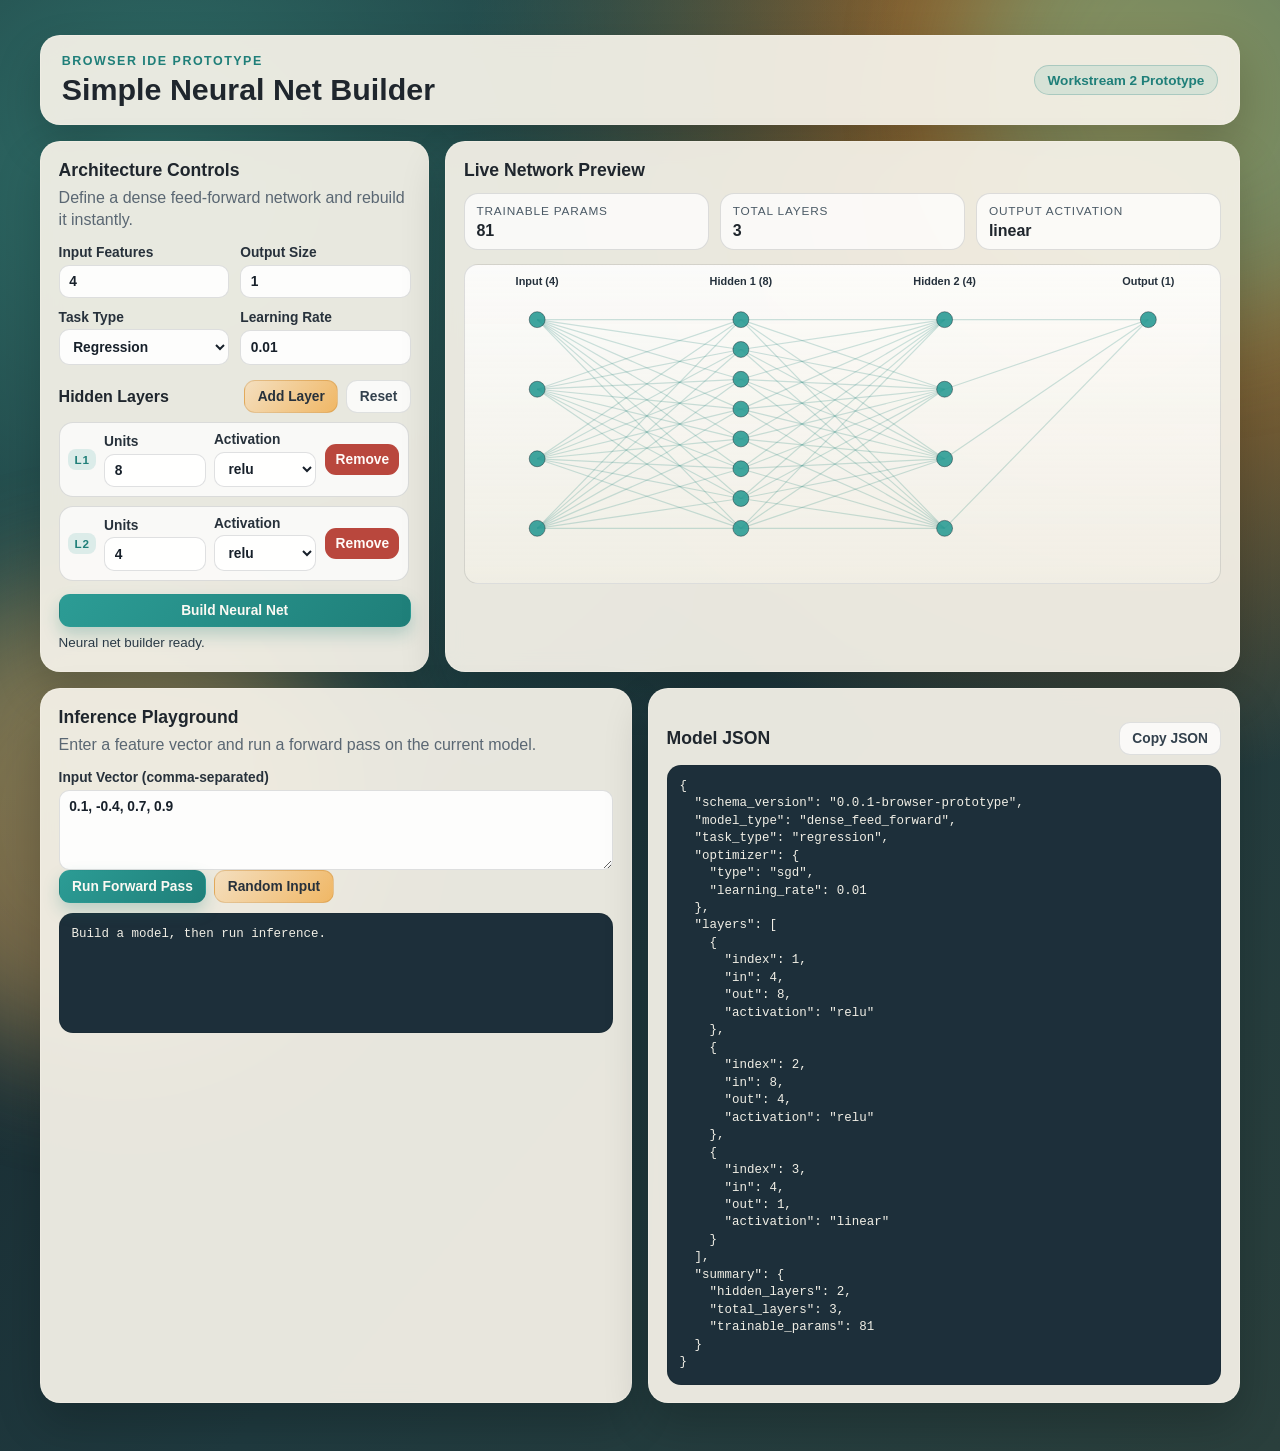
<file: collator_island/browser_ui/index.html>
<!DOCTYPE html>
<html lang="en">
<head>
  <meta charset="utf-8" />
  <meta name="viewport" content="width=device-width, initial-scale=1" />
  <title>MMTool Browser NN Builder</title>
  <link rel="stylesheet" href="./styles.css" />
</head>
<body>
  <div class="aurora aurora-left" aria-hidden="true"></div>
  <div class="aurora aurora-right" aria-hidden="true"></div>

  <div class="app-shell">
    <header class="card app-header">
      <div class="brand">
        <p class="eyebrow">Browser IDE Prototype</p>
        <h1>Simple Neural Net Builder</h1>
      </div>
      <span class="status-pill">Workstream 2 Prototype</span>
    </header>

    <main class="dashboard">
      <section class="card builder-panel">
        <h2>Architecture Controls</h2>
        <p class="muted">Define a dense feed-forward network and rebuild it instantly.</p>

        <div class="field-grid">
          <label>
            Input Features
            <input id="inputSize" type="number" min="1" max="512" value="4" />
          </label>

          <label>
            Output Size
            <input id="outputSize" type="number" min="1" max="128" value="1" />
          </label>

          <label>
            Task Type
            <select id="taskType">
              <option value="regression">Regression</option>
              <option value="classification">Classification</option>
            </select>
          </label>

          <label>
            Learning Rate
            <input id="learningRate" type="number" min="0.00001" max="1" step="0.00001" value="0.01" />
          </label>
        </div>

        <div class="section-header">
          <h3>Hidden Layers</h3>
          <div class="button-row">
            <button id="addLayerBtn" class="btn secondary" type="button">Add Layer</button>
            <button id="resetBtn" class="btn ghost" type="button">Reset</button>
          </div>
        </div>

        <div id="layerList" class="layer-list"></div>

        <button id="buildBtn" class="btn primary full" type="button">Build Neural Net</button>
        <p id="builderStatus" class="status-text" aria-live="polite"></p>
      </section>

      <section class="card preview-panel">
        <h2>Live Network Preview</h2>
        <div class="summary-grid">
          <article class="summary-card">
            <p>Trainable Params</p>
            <strong id="paramCount">0</strong>
          </article>
          <article class="summary-card">
            <p>Total Layers</p>
            <strong id="layerCount">0</strong>
          </article>
          <article class="summary-card">
            <p>Output Activation</p>
            <strong id="outputActivation">linear</strong>
          </article>
        </div>
        <svg id="networkCanvas" role="img" aria-label="Neural network architecture diagram"></svg>
      </section>

      <section class="card playground-panel">
        <h2>Inference Playground</h2>
        <p class="muted">Enter a feature vector and run a forward pass on the current model.</p>

        <label>
          Input Vector (comma-separated)
          <textarea id="inputVector" rows="3">0.1, -0.4, 0.7, 0.9</textarea>
        </label>

        <div class="button-row">
          <button id="inferBtn" class="btn primary" type="button">Run Forward Pass</button>
          <button id="randomInputBtn" class="btn secondary" type="button">Random Input</button>
        </div>

        <pre id="inferenceOutput" class="output-box">Build a model, then run inference.</pre>
      </section>

      <section class="card export-panel">
        <div class="section-header">
          <h2>Model JSON</h2>
          <button id="copyBtn" class="btn ghost" type="button">Copy JSON</button>
        </div>
        <pre id="modelJson" class="output-box"></pre>
      </section>
    </main>
  </div>

  <template id="layerRowTemplate">
    <article class="layer-row">
      <div class="layer-meta">
        <span class="layer-badge"></span>
        <label>
          Units
          <input class="layer-units" type="number" min="1" max="2048" />
        </label>
        <label>
          Activation
          <select class="layer-activation">
            <option value="relu">relu</option>
            <option value="tanh">tanh</option>
            <option value="sigmoid">sigmoid</option>
            <option value="linear">linear</option>
          </select>
        </label>
      </div>
      <button class="btn danger small remove-layer-btn" type="button">Remove</button>
    </article>
  </template>

  <script src="./app.js" defer></script>
</body>
</html>
</file>
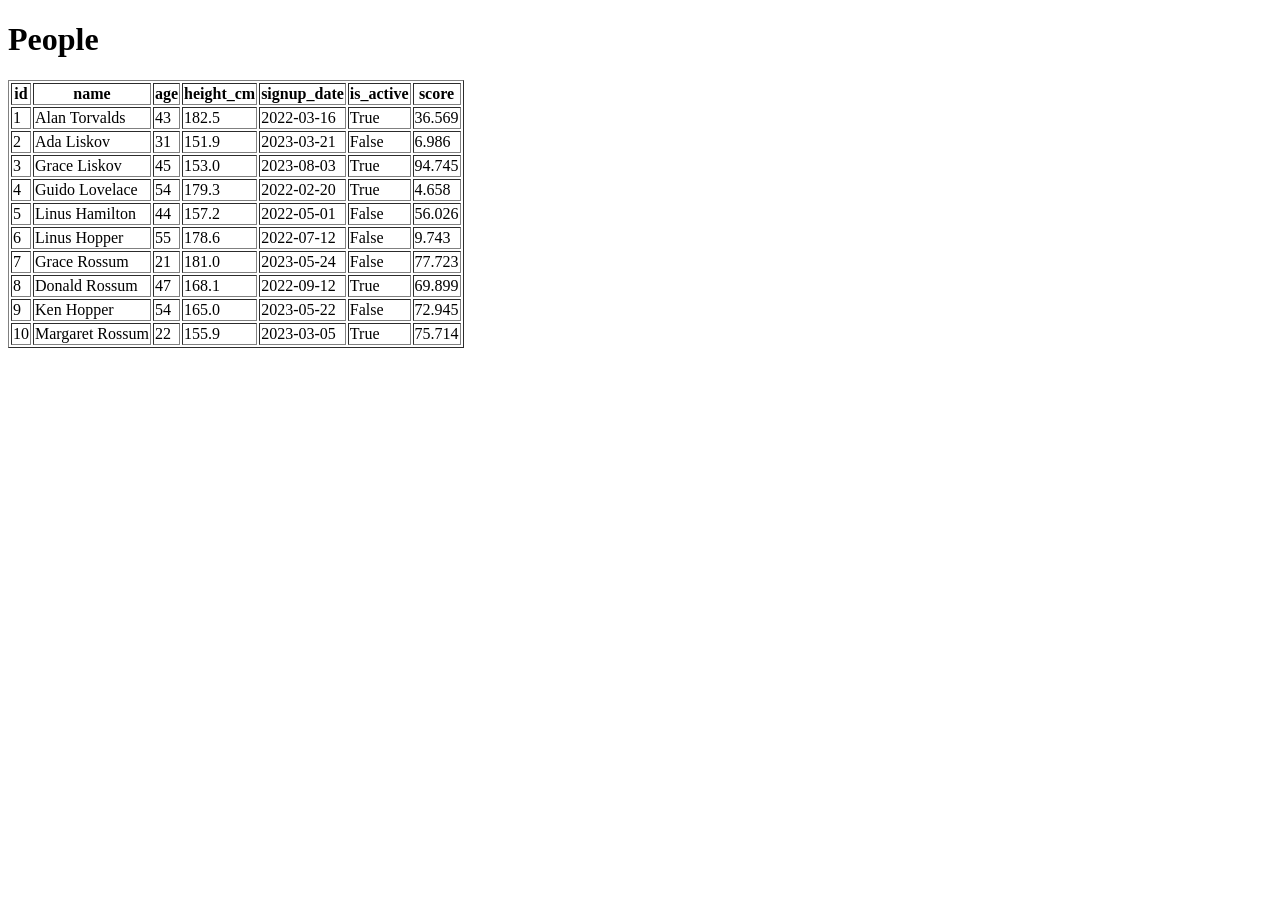
<file: sample_data/table.html>
<!doctype html>
<html>
  <head><meta charset="utf-8"><title>People</title></head>
  <body>
    <h1>People</h1>
    <table border="1">
      <thead><tr><th>id</th><th>name</th><th>age</th><th>height_cm</th><th>signup_date</th><th>is_active</th><th>score</th></tr></thead>
      <tbody>
        <tr><td>1</td><td>Alan Torvalds</td><td>43</td><td>182.5</td><td>2022-03-16</td><td>True</td><td>36.569</td></tr><tr><td>2</td><td>Ada Liskov</td><td>31</td><td>151.9</td><td>2023-03-21</td><td>False</td><td>6.986</td></tr><tr><td>3</td><td>Grace Liskov</td><td>45</td><td>153.0</td><td>2023-08-03</td><td>True</td><td>94.745</td></tr><tr><td>4</td><td>Guido Lovelace</td><td>54</td><td>179.3</td><td>2022-02-20</td><td>True</td><td>4.658</td></tr><tr><td>5</td><td>Linus Hamilton</td><td>44</td><td>157.2</td><td>2022-05-01</td><td>False</td><td>56.026</td></tr><tr><td>6</td><td>Linus Hopper</td><td>55</td><td>178.6</td><td>2022-07-12</td><td>False</td><td>9.743</td></tr><tr><td>7</td><td>Grace Rossum</td><td>21</td><td>181.0</td><td>2023-05-24</td><td>False</td><td>77.723</td></tr><tr><td>8</td><td>Donald Rossum</td><td>47</td><td>168.1</td><td>2022-09-12</td><td>True</td><td>69.899</td></tr><tr><td>9</td><td>Ken Hopper</td><td>54</td><td>165.0</td><td>2023-05-22</td><td>False</td><td>72.945</td></tr><tr><td>10</td><td>Margaret Rossum</td><td>22</td><td>155.9</td><td>2023-03-05</td><td>True</td><td>75.714</td></tr>
      </tbody>
    </table>
  </body>
</html>
</file>
<file: collator_island/browser_ui/styles.css>
:root {
  --bg-dark: #152129;
  --bg-mid: #1f3a3f;
  --cream: #f5f2e8;
  --ink: #1f262d;
  --muted: #5a6773;
  --teal: #2c9c95;
  --teal-deep: #1f7f79;
  --amber: #eb9f3c;
  --amber-soft: #f0b765;
  --danger: #b9473d;
  --line: rgba(31, 38, 45, 0.14);
  --radius-lg: 20px;
  --radius-md: 14px;
  --shadow: 0 20px 45px rgba(0, 0, 0, 0.2);
}

* {
  box-sizing: border-box;
}

html,
body {
  min-height: 100%;
}

body {
  margin: 0;
  color: var(--ink);
  font-family: "Avenir Next", "Trebuchet MS", "Gill Sans", sans-serif;
  background:
    radial-gradient(circle at 12% 12%, #2f6f69 0%, transparent 45%),
    radial-gradient(circle at 88% 8%, #c57c29 0%, transparent 38%),
    linear-gradient(130deg, var(--bg-dark), var(--bg-mid) 58%, #2a3f3c);
  overflow-x: hidden;
}

.aurora {
  position: fixed;
  z-index: 0;
  width: 30rem;
  height: 30rem;
  border-radius: 999px;
  filter: blur(60px);
  opacity: 0.45;
  pointer-events: none;
}

.aurora-left {
  left: -8rem;
  bottom: -10rem;
  background: #f0b765;
}

.aurora-right {
  right: -10rem;
  top: -10rem;
  background: #4bb0a1;
}

.app-shell {
  position: relative;
  z-index: 1;
  width: min(1200px, 94vw);
  margin: 2.2rem auto 3rem;
}

.card {
  border: 1px solid rgba(245, 242, 232, 0.45);
  border-radius: var(--radius-lg);
  background: rgba(245, 242, 232, 0.94);
  box-shadow: var(--shadow);
  backdrop-filter: blur(10px);
}

.app-header {
  display: flex;
  justify-content: space-between;
  align-items: center;
  padding: 1.1rem 1.3rem;
  animation: lift-in 0.55s ease-out both;
}

.brand .eyebrow {
  margin: 0 0 0.25rem;
  font-size: 0.78rem;
  letter-spacing: 0.12em;
  text-transform: uppercase;
  color: var(--teal-deep);
  font-weight: 700;
}

.brand h1 {
  margin: 0;
  font-size: clamp(1.35rem, 2.4vw, 1.9rem);
}

.status-pill {
  padding: 0.4rem 0.8rem;
  border-radius: 999px;
  border: 1px solid rgba(31, 127, 121, 0.24);
  background: rgba(44, 156, 149, 0.12);
  color: var(--teal-deep);
  font-weight: 700;
  font-size: 0.85rem;
}

.dashboard {
  margin-top: 1rem;
  display: grid;
  grid-template-columns: repeat(12, minmax(0, 1fr));
  gap: 1rem;
}

.dashboard > .card {
  opacity: 0;
  transform: translateY(10px);
  animation: stagger-in 0.55s ease-out forwards;
}

.dashboard > .card:nth-child(1) {
  animation-delay: 0.1s;
}

.dashboard > .card:nth-child(2) {
  animation-delay: 0.2s;
}

.dashboard > .card:nth-child(3) {
  animation-delay: 0.3s;
}

.dashboard > .card:nth-child(4) {
  animation-delay: 0.4s;
}

.builder-panel {
  grid-column: span 4;
  padding: 1.1rem;
}

.preview-panel {
  grid-column: span 8;
  padding: 1.1rem;
}

.playground-panel {
  grid-column: span 6;
  padding: 1.1rem;
}

.export-panel {
  grid-column: span 6;
  padding: 1.1rem;
}

h2 {
  margin: 0;
  font-size: 1.1rem;
}

h3 {
  margin: 0;
  font-size: 1rem;
}

.muted {
  color: var(--muted);
  margin: 0.4rem 0 0.9rem;
  line-height: 1.35;
}

.field-grid {
  display: grid;
  grid-template-columns: repeat(2, minmax(0, 1fr));
  gap: 0.7rem;
}

label {
  display: grid;
  gap: 0.3rem;
  font-size: 0.86rem;
  color: #27313b;
  font-weight: 700;
}

input,
select,
textarea {
  width: 100%;
  border-radius: 10px;
  border: 1px solid var(--line);
  background: rgba(255, 255, 255, 0.9);
  color: #17202a;
  font: inherit;
  padding: 0.52rem 0.6rem;
  transition: border-color 0.2s ease, box-shadow 0.2s ease;
}

textarea {
  resize: vertical;
  min-height: 80px;
}

input:focus,
select:focus,
textarea:focus {
  outline: none;
  border-color: var(--teal);
  box-shadow: 0 0 0 3px rgba(44, 156, 149, 0.16);
}

.section-header {
  margin: 0.95rem 0 0.55rem;
  display: flex;
  align-items: center;
  justify-content: space-between;
  gap: 0.5rem;
}

.layer-list {
  display: grid;
  gap: 0.55rem;
  max-height: 280px;
  overflow-y: auto;
  padding-right: 0.1rem;
}

.layer-row {
  display: grid;
  grid-template-columns: 1fr auto;
  gap: 0.6rem;
  align-items: center;
  border: 1px solid var(--line);
  border-radius: var(--radius-md);
  padding: 0.55rem;
  background: rgba(255, 255, 255, 0.74);
}

.layer-meta {
  display: grid;
  grid-template-columns: auto 1fr 1fr;
  gap: 0.5rem;
  align-items: end;
}

.layer-badge {
  align-self: center;
  font-size: 0.73rem;
  font-weight: 700;
  text-transform: uppercase;
  letter-spacing: 0.08em;
  color: var(--teal-deep);
  background: rgba(44, 156, 149, 0.14);
  border-radius: 8px;
  padding: 0.25rem 0.38rem;
}

.btn {
  border: 1px solid transparent;
  border-radius: 11px;
  font-family: "Avenir Next", "Trebuchet MS", "Gill Sans", sans-serif;
  font-size: 0.86rem;
  font-weight: 700;
  padding: 0.5rem 0.78rem;
  cursor: pointer;
  transition: transform 0.13s ease, box-shadow 0.16s ease, background-color 0.2s ease;
}

.btn:hover {
  transform: translateY(-1px);
}

.btn:active {
  transform: translateY(0);
}

.btn.primary {
  color: #fbf9f3;
  background: linear-gradient(130deg, var(--teal), var(--teal-deep));
  box-shadow: 0 8px 16px rgba(31, 127, 121, 0.25);
}

.btn.secondary {
  color: #27313b;
  background: linear-gradient(130deg, #f4dfbf, var(--amber-soft));
  border-color: rgba(178, 117, 33, 0.25);
}

.btn.ghost {
  color: #33414d;
  background: rgba(255, 255, 255, 0.78);
  border-color: rgba(31, 38, 45, 0.12);
}

.btn.danger {
  color: #fffaf8;
  background: var(--danger);
}

.btn.small {
  padding: 0.44rem 0.58rem;
}

.btn.full {
  width: 100%;
  margin-top: 0.8rem;
}

.button-row {
  display: flex;
  gap: 0.5rem;
}

.status-text {
  min-height: 1.2rem;
  margin: 0.5rem 0 0;
  font-size: 0.84rem;
  color: #2a3a47;
}

.summary-grid {
  margin-top: 0.75rem;
  display: grid;
  grid-template-columns: repeat(3, minmax(0, 1fr));
  gap: 0.7rem;
}

.summary-card {
  border: 1px solid var(--line);
  border-radius: var(--radius-md);
  padding: 0.6rem 0.72rem;
  background: rgba(255, 255, 255, 0.74);
}

.summary-card p {
  margin: 0;
  font-size: 0.74rem;
  text-transform: uppercase;
  letter-spacing: 0.07em;
  color: #4b5a66;
}

.summary-card strong {
  display: block;
  margin-top: 0.25rem;
  font-size: 1rem;
}

#networkCanvas {
  width: 100%;
  height: 320px;
  margin-top: 0.85rem;
  border-radius: 14px;
  border: 1px solid var(--line);
  background:
    linear-gradient(180deg, rgba(255, 255, 255, 0.85), rgba(245, 242, 232, 0.65));
}

.edge {
  stroke: rgba(31, 127, 121, 0.22);
  stroke-width: 1.2;
}

.node {
  fill: rgba(44, 156, 149, 0.9);
  stroke: rgba(22, 36, 46, 0.45);
  stroke-width: 1;
}

.layer-title {
  font-size: 11px;
  font-weight: 700;
  fill: #25313c;
  text-anchor: middle;
}

.layer-extra {
  font-size: 10px;
  fill: #5b6672;
  text-anchor: middle;
}

.output-box {
  margin: 0.6rem 0 0;
  border-radius: var(--radius-md);
  border: 1px solid rgba(14, 21, 26, 0.1);
  background: #1d2f3a;
  color: #f1efe6;
  padding: 0.75rem;
  font-family: "Courier New", "SFMono-Regular", monospace;
  font-size: 0.78rem;
  line-height: 1.4;
  min-height: 120px;
  overflow-x: auto;
  white-space: pre-wrap;
  word-break: break-word;
}

@media (max-width: 1080px) {
  .builder-panel,
  .preview-panel,
  .playground-panel,
  .export-panel {
    grid-column: span 12;
  }

  #networkCanvas {
    height: 280px;
  }
}

@media (max-width: 680px) {
  .app-shell {
    width: 95vw;
    margin-top: 1.1rem;
  }

  .app-header {
    flex-direction: column;
    align-items: flex-start;
    gap: 0.5rem;
  }

  .field-grid,
  .summary-grid {
    grid-template-columns: 1fr;
  }

  .layer-row {
    grid-template-columns: 1fr;
  }

  .layer-meta {
    grid-template-columns: 1fr;
  }
}

@keyframes lift-in {
  from {
    opacity: 0;
    transform: translateY(8px);
  }
  to {
    opacity: 1;
    transform: translateY(0);
  }
}

@keyframes stagger-in {
  from {
    opacity: 0;
    transform: translateY(10px);
  }
  to {
    opacity: 1;
    transform: translateY(0);
  }
}
</file>
